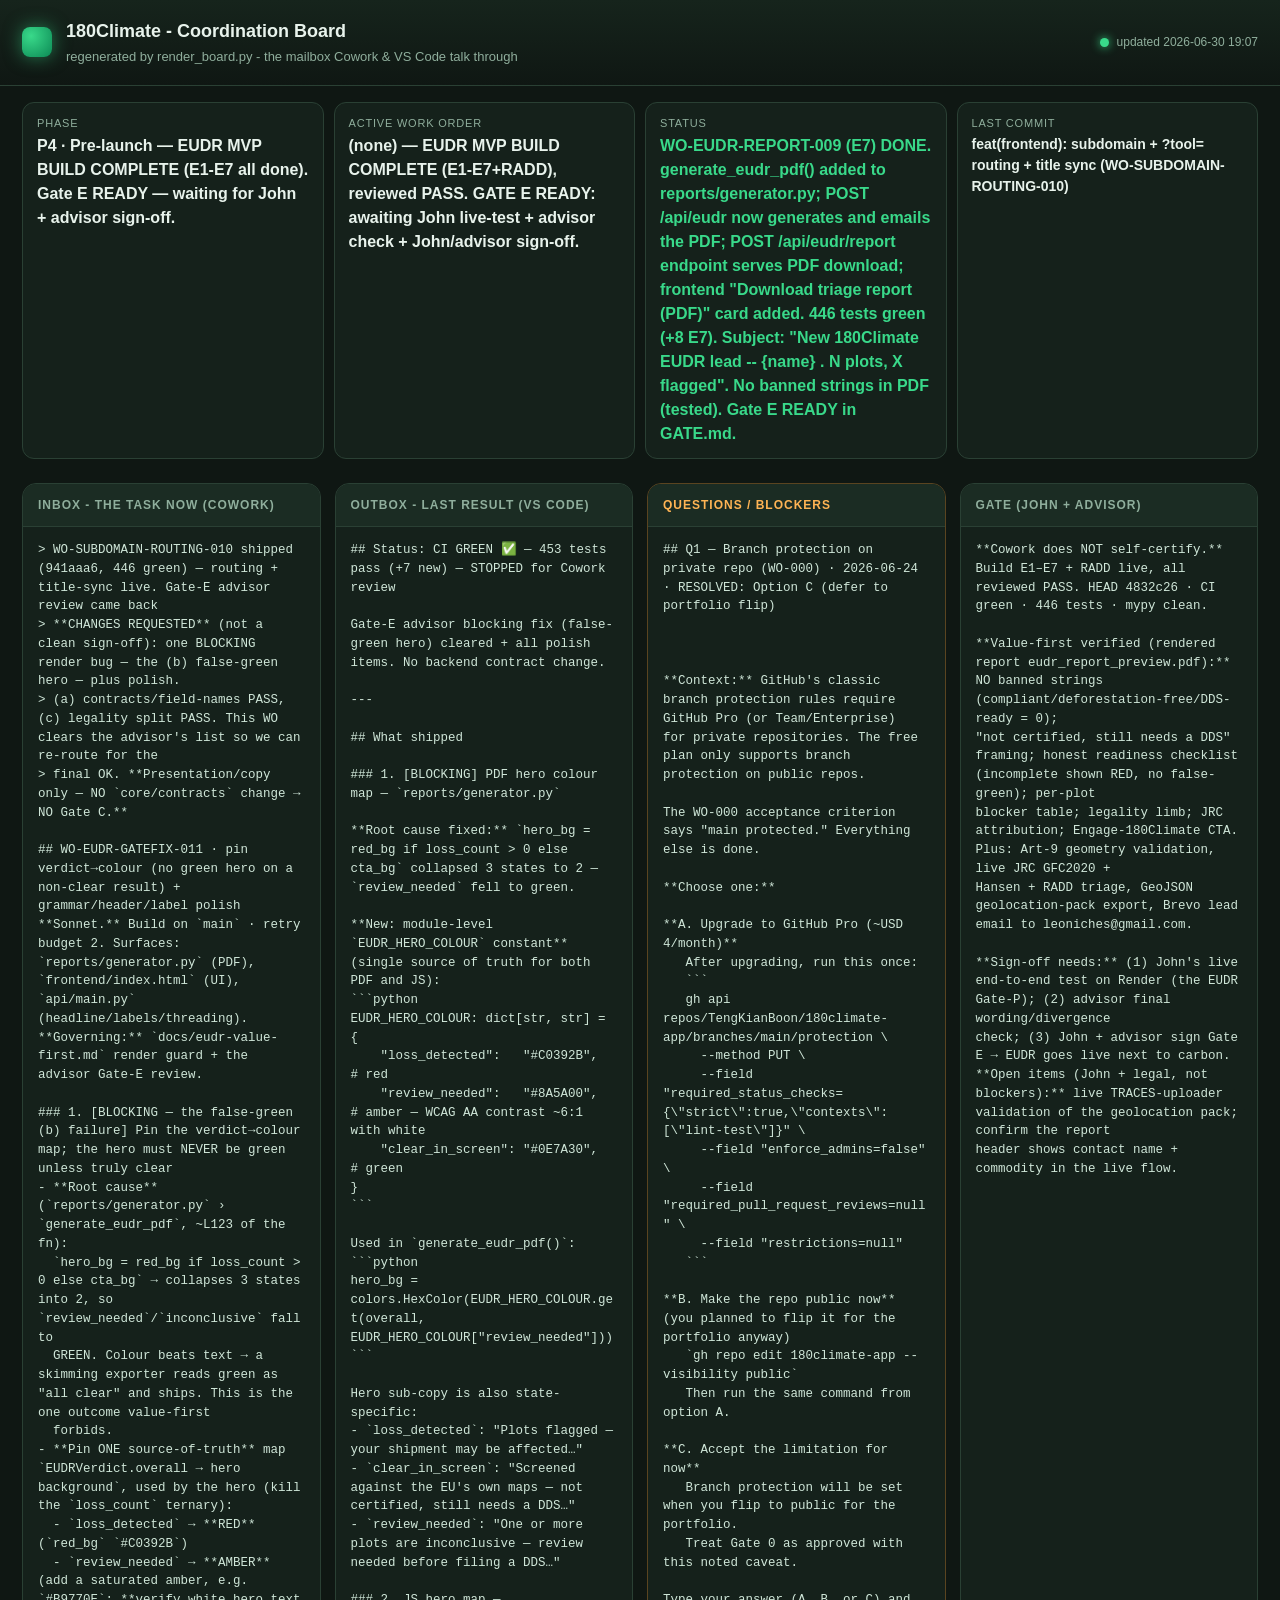
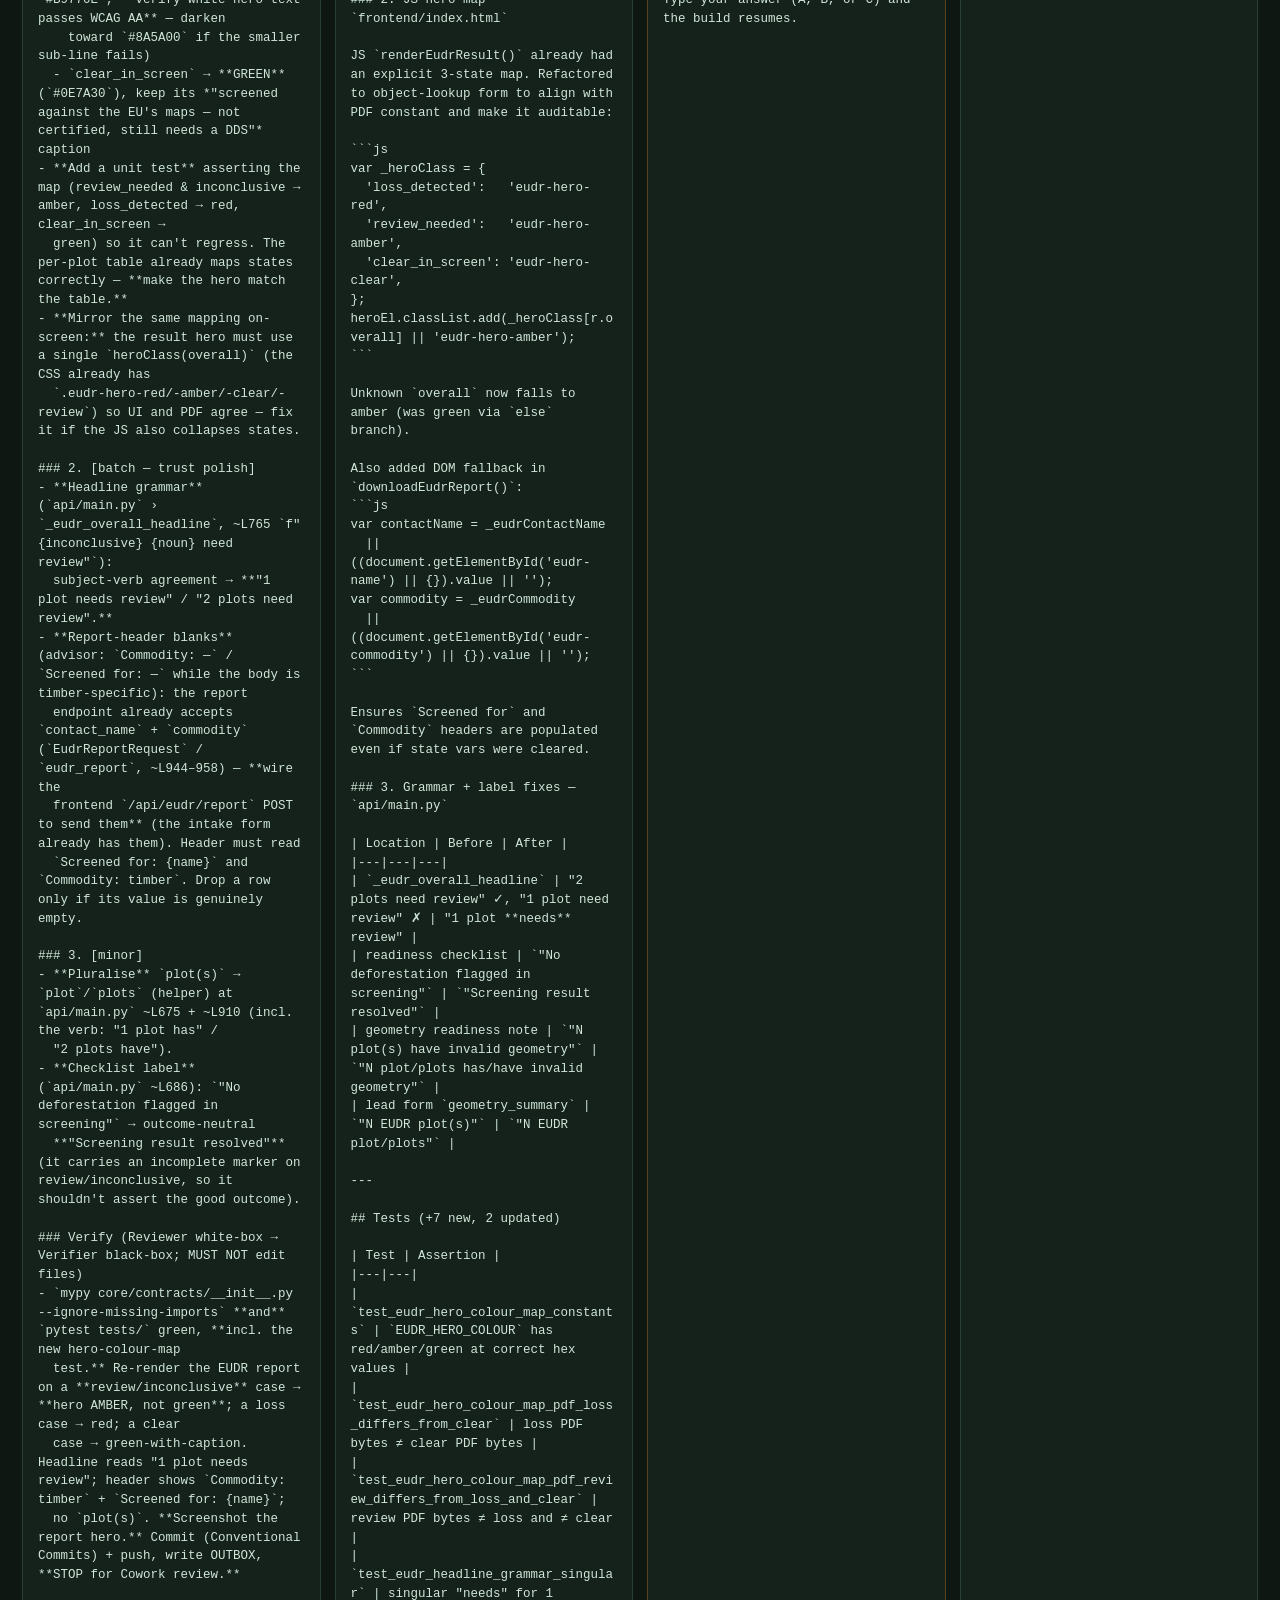
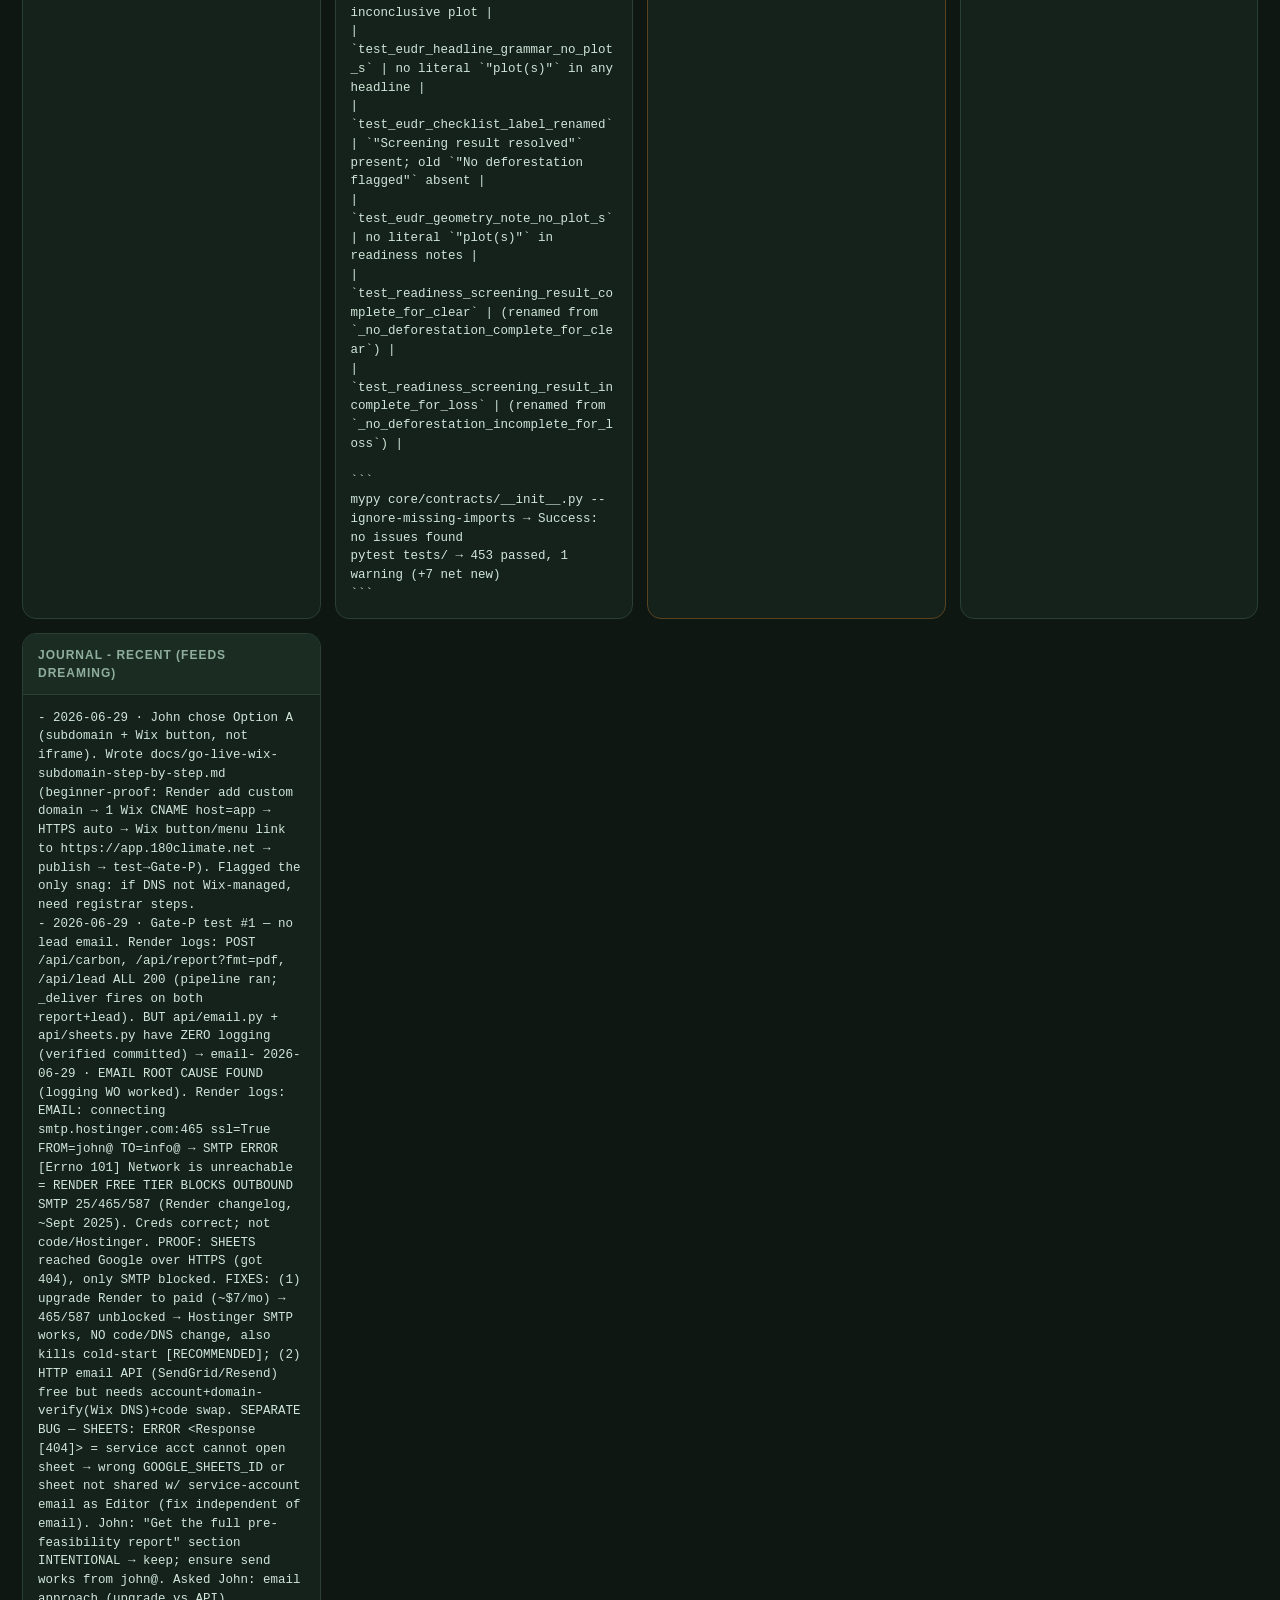
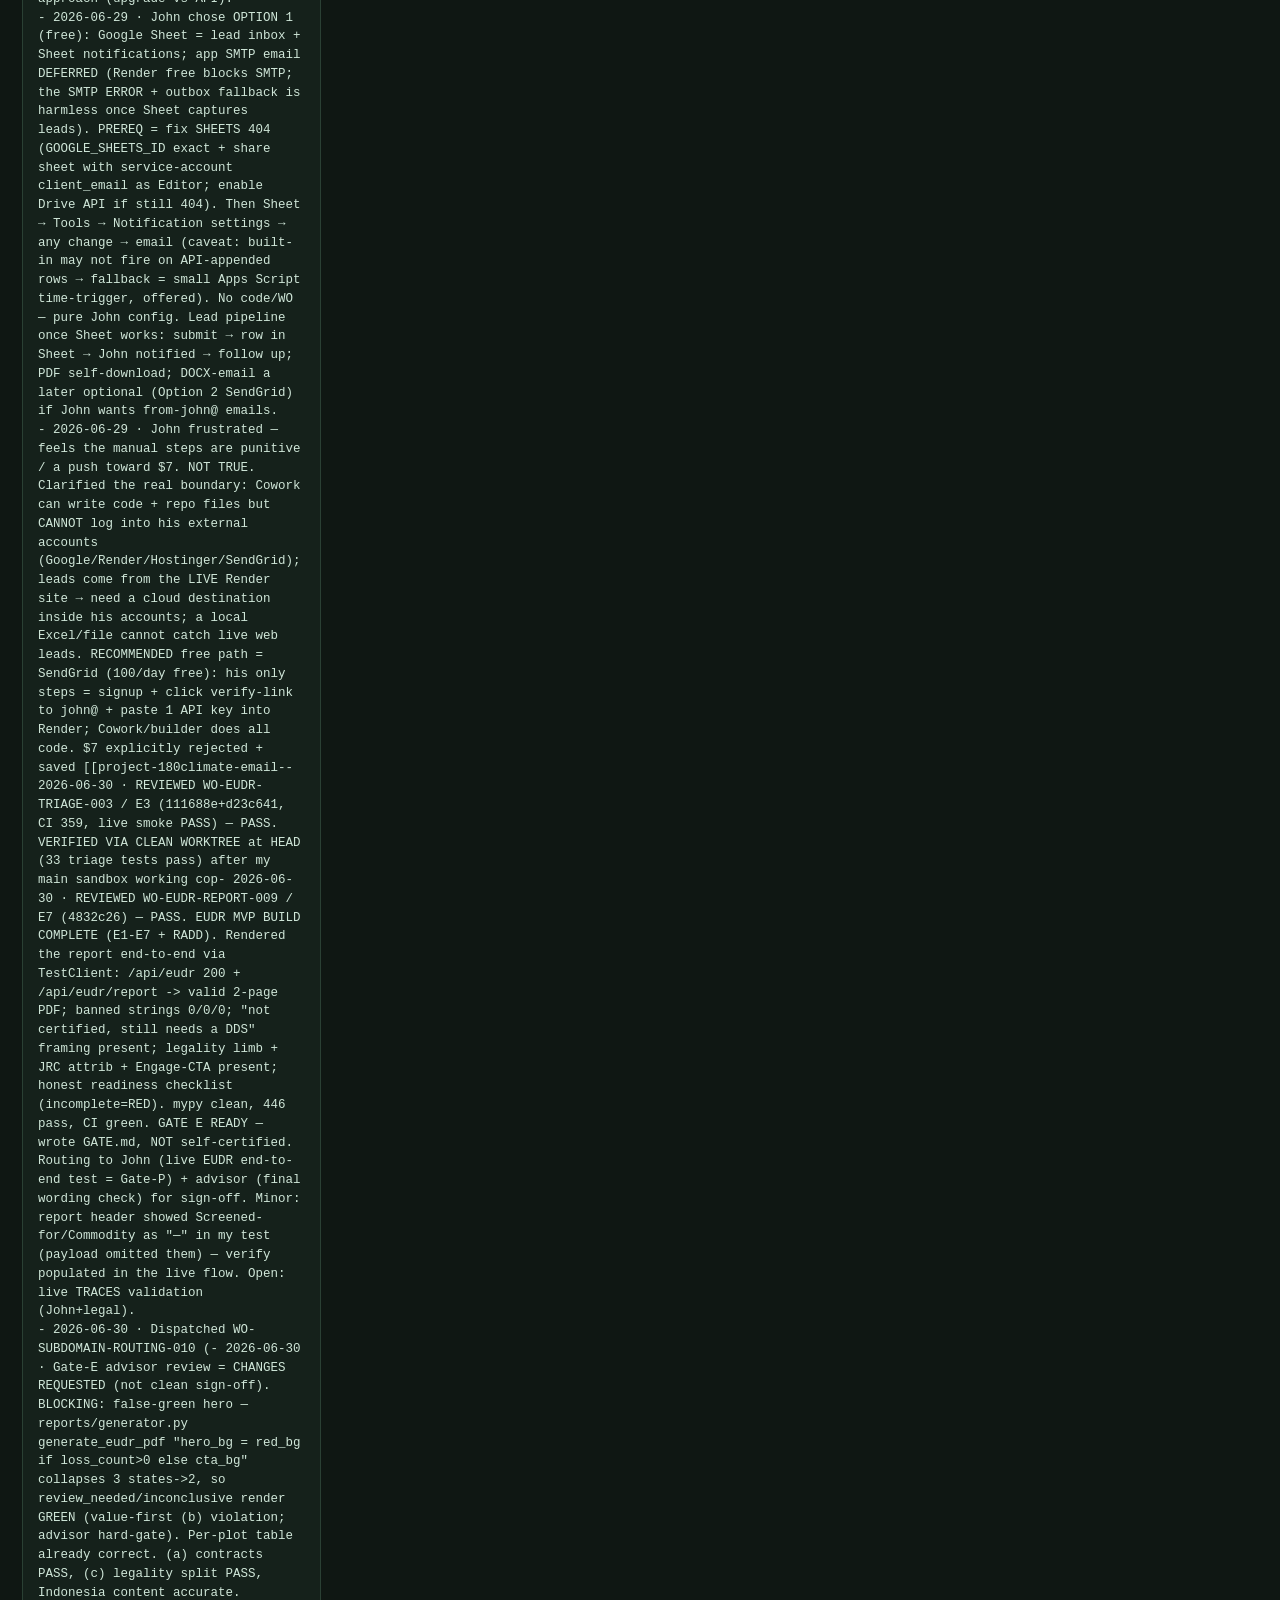
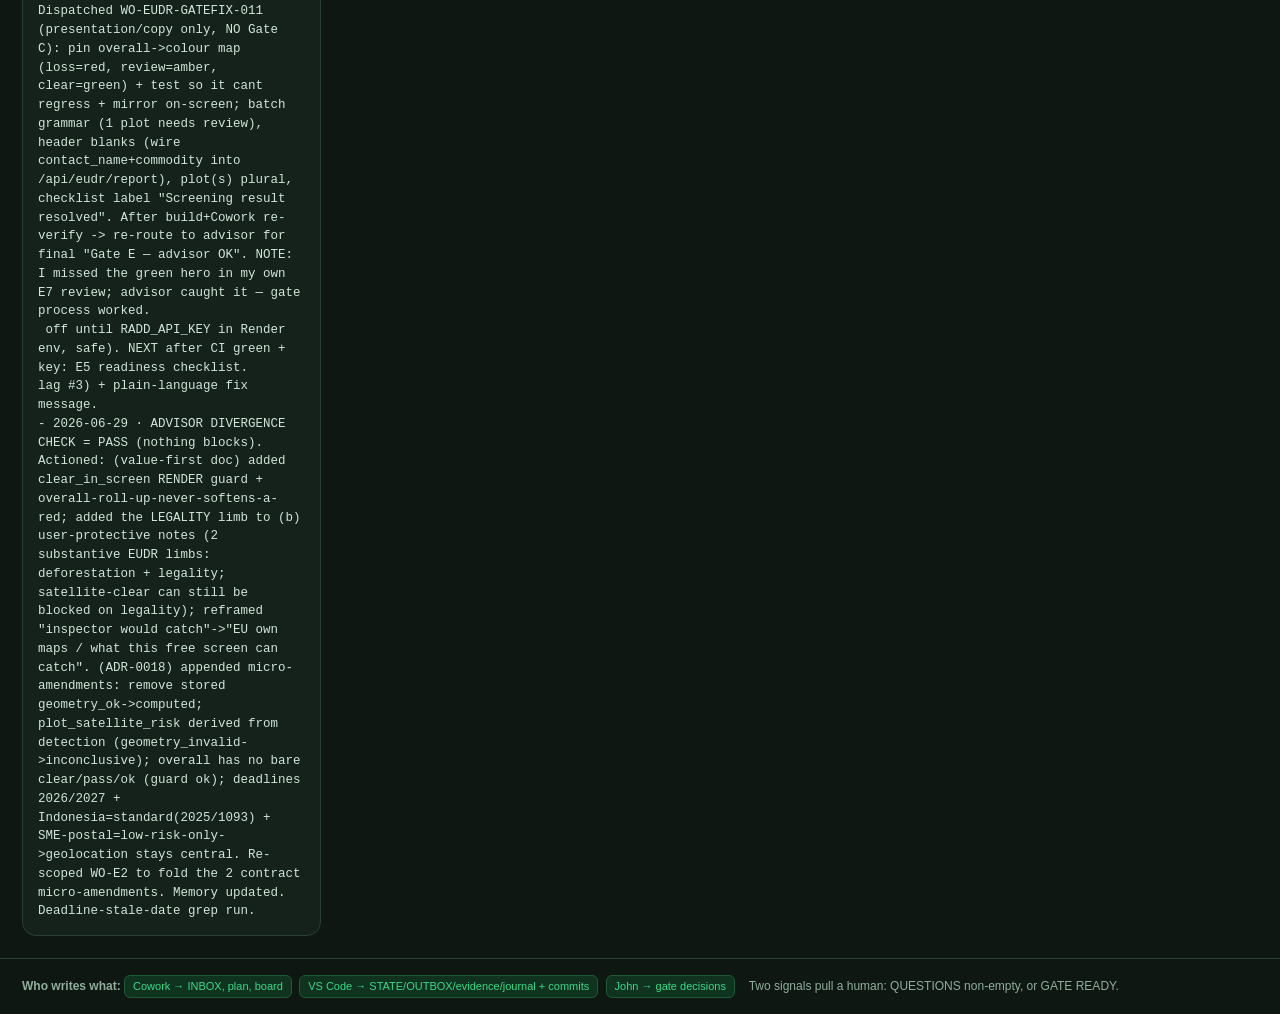
<file: coordination/board.html>
<!doctype html><html lang="en"><head><meta charset="utf-8">
<meta name="viewport" content="width=device-width,initial-scale=1">
<title>180Climate - Coordination Board</title><style>
:root{--bg:#0f1713;--panel:#15211b;--panel2:#1b2c23;--line:#2a4034;--ink:#e8f3ec;
--muted:#8fae9c;--accent:#39d98a;--accent2:#7cc4ff;--ok:#39d98a;--warn:#ffb454;}
*{box-sizing:border-box}body{margin:0;background:var(--bg);color:var(--ink);
font:15px/1.5 -apple-system,Segoe UI,Roboto,Helvetica,Arial,sans-serif}
header{display:flex;align-items:center;gap:14px;padding:18px 22px;border-bottom:1px solid var(--line);
background:linear-gradient(180deg,#16241c,#0f1713)}.logo{width:30px;height:30px;border-radius:8px;
background:radial-gradient(circle at 30% 30%,var(--accent),#0c8a55);box-shadow:0 0 18px rgba(57,217,138,.5)}
h1{font-size:18px;margin:0}h1 small{color:var(--muted);font-weight:400;font-size:13px;display:block;margin-top:2px}
.badge{margin-left:auto;font-size:12px;color:var(--muted);display:flex;align-items:center;gap:8px}
.dot{width:9px;height:9px;border-radius:50%;background:var(--ok);box-shadow:0 0 10px var(--ok)}
.strip{display:flex;flex-wrap:wrap;gap:10px;padding:16px 22px}
.pill{flex:1;min-width:170px;background:var(--panel);border:1px solid var(--line);border-radius:12px;padding:12px 14px}
.pill .k{font-size:11px;text-transform:uppercase;letter-spacing:.8px;color:var(--muted)}
.pill .v{font-size:16px;font-weight:600;margin-top:3px}.pill .v.run{color:var(--accent)}
.grid{display:grid;grid-template-columns:repeat(auto-fit,minmax(290px,1fr));gap:14px;padding:8px 22px 22px}
.card{background:var(--panel);border:1px solid var(--line);border-radius:14px;overflow:hidden}
.card.alert{border-color:#5a4420}.card h2{margin:0;font-size:12px;letter-spacing:1px;text-transform:uppercase;
color:var(--muted);padding:12px 15px;border-bottom:1px solid var(--line);background:var(--panel2)}
.card.alert h2{color:var(--warn)}.body{padding:14px 15px}
pre{white-space:pre-wrap;word-break:break-word;margin:0;font:12.5px/1.5 ui-monospace,Menlo,monospace;color:#cfe6d8}
.empty{color:var(--ok);font-style:italic}footer{padding:14px 22px;color:var(--muted);font-size:12px;border-top:1px solid var(--line)}
.tag{display:inline-block;font-size:11px;padding:2px 8px;border-radius:6px;background:#10331f;color:var(--accent);
border:1px solid #1d5a37;margin:2px 4px 2px 0}</style></head><body>
<header><div class="logo"></div><h1>180Climate - Coordination Board
<small>regenerated by render_board.py - the mailbox Cowork &amp; VS Code talk through</small></h1>
<div class="badge"><span class="dot"></span><span>updated 2026-06-30 19:07</span></div></header>
<div class="strip">
<div class="pill"><div class="k">Phase</div><div class="v">P4 · Pre-launch — EUDR MVP BUILD COMPLETE (E1-E7 all done). Gate E READY — waiting for John + advisor sign-off.</div></div>
<div class="pill"><div class="k">Active Work Order</div><div class="v">(none) — EUDR MVP BUILD COMPLETE (E1-E7+RADD), reviewed PASS. GATE E READY: awaiting John live-test + advisor check + John/advisor sign-off.</div></div>
<div class="pill"><div class="k">Status</div><div class="v run">WO-EUDR-REPORT-009 (E7) DONE. generate_eudr_pdf() added to reports/generator.py; POST /api/eudr now generates and emails the PDF; POST /api/eudr/report endpoint serves PDF download; frontend &quot;Download triage report (PDF)&quot; card added. 446 tests green (+8 E7). Subject: &quot;New 180Climate EUDR lead -- {name} . N plots, X flagged&quot;. No banned strings in PDF (tested). Gate E READY in GATE.md.</div></div>
<div class="pill"><div class="k">Last commit</div><div class="v" style="font-size:14px">feat(frontend): subdomain + ?tool= routing + title sync (WO-SUBDOMAIN-ROUTING-010)</div></div></div>
<div class="grid">
<div class="card"><h2>Inbox - the task now (Cowork)</h2><div class="body"><pre>&gt; WO-SUBDOMAIN-ROUTING-010 shipped (941aaa6, 446 green) — routing + title-sync live. Gate-E advisor review came back
&gt; **CHANGES REQUESTED** (not a clean sign-off): one BLOCKING render bug — the (b) false-green hero — plus polish.
&gt; (a) contracts/field-names PASS, (c) legality split PASS. This WO clears the advisor&#x27;s list so we can re-route for the
&gt; final OK. **Presentation/copy only — NO `core/contracts` change → NO Gate C.**

## WO-EUDR-GATEFIX-011 · pin verdict→colour (no green hero on a non-clear result) + grammar/header/label polish
**Sonnet.** Build on `main` · retry budget 2. Surfaces: `reports/generator.py` (PDF), `frontend/index.html` (UI),
`api/main.py` (headline/labels/threading). **Governing:** `docs/eudr-value-first.md` render guard + the advisor Gate-E review.

### 1. [BLOCKING — the false-green (b) failure] Pin the verdict→colour map; the hero must NEVER be green unless truly clear
- **Root cause** (`reports/generator.py` › `generate_eudr_pdf`, ~L123 of the fn):
  `hero_bg = red_bg if loss_count &gt; 0 else cta_bg` → collapses 3 states into 2, so `review_needed`/`inconclusive` fall to
  GREEN. Colour beats text → a skimming exporter reads green as &quot;all clear&quot; and ships. This is the one outcome value-first
  forbids.
- **Pin ONE source-of-truth** map `EUDRVerdict.overall → hero background`, used by the hero (kill the `loss_count` ternary):
  - `loss_detected` → **RED** (`red_bg` `#C0392B`)
  - `review_needed` → **AMBER** (add a saturated amber, e.g. `#B9770E`; **verify white hero text passes WCAG AA** — darken
    toward `#8A5A00` if the smaller sub-line fails)
  - `clear_in_screen` → **GREEN** (`#0E7A30`), keep its *&quot;screened against the EU&#x27;s maps — not certified, still needs a DDS&quot;* caption
- **Add a unit test** asserting the map (review_needed &amp; inconclusive → amber, loss_detected → red, clear_in_screen →
  green) so it can&#x27;t regress. The per-plot table already maps states correctly — **make the hero match the table.**
- **Mirror the same mapping on-screen:** the result hero must use a single `heroClass(overall)` (the CSS already has
  `.eudr-hero-red/-amber/-clear/-review`) so UI and PDF agree — fix it if the JS also collapses states.

### 2. [batch — trust polish]
- **Headline grammar** (`api/main.py` › `_eudr_overall_headline`, ~L765 `f&quot;{inconclusive} {noun} need review&quot;`):
  subject-verb agreement → **&quot;1 plot needs review&quot; / &quot;2 plots need review&quot;.**
- **Report-header blanks** (advisor: `Commodity: —` / `Screened for: —` while the body is timber-specific): the report
  endpoint already accepts `contact_name` + `commodity` (`EudrReportRequest` / `eudr_report`, ~L944–958) — **wire the
  frontend `/api/eudr/report` POST to send them** (the intake form already has them). Header must read
  `Screened for: {name}` and `Commodity: timber`. Drop a row only if its value is genuinely empty.

### 3. [minor]
- **Pluralise** `plot(s)` → `plot`/`plots` (helper) at `api/main.py` ~L675 + ~L910 (incl. the verb: &quot;1 plot has&quot; /
  &quot;2 plots have&quot;).
- **Checklist label** (`api/main.py` ~L686): `&quot;No deforestation flagged in screening&quot;` → outcome-neutral
  **&quot;Screening result resolved&quot;** (it carries an incomplete marker on review/inconclusive, so it shouldn&#x27;t assert the good outcome).

### Verify (Reviewer white-box → Verifier black-box; MUST NOT edit files)
- `mypy core/contracts/__init__.py --ignore-missing-imports` **and** `pytest tests/` green, **incl. the new hero-colour-map
  test.** Re-render the EUDR report on a **review/inconclusive** case → **hero AMBER, not green**; a loss case → red; a clear
  case → green-with-caption. Headline reads &quot;1 plot needs review&quot;; header shows `Commodity: timber` + `Screened for: {name}`;
  no `plot(s)`. **Screenshot the report hero.** Commit (Conventional Commits) + push, write OUTBOX, **STOP for Cowork review.**</pre></div></div>
<div class="card"><h2>Outbox - last result (VS Code)</h2><div class="body"><pre>## Status: CI GREEN ✅ — 453 tests pass (+7 new) — STOPPED for Cowork review

Gate-E advisor blocking fix (false-green hero) cleared + all polish items. No backend contract change.

---

## What shipped

### 1. [BLOCKING] PDF hero colour map — `reports/generator.py`

**Root cause fixed:** `hero_bg = red_bg if loss_count &gt; 0 else cta_bg` collapsed 3 states to 2 — `review_needed` fell to green.

**New: module-level `EUDR_HERO_COLOUR` constant** (single source of truth for both PDF and JS):
```python
EUDR_HERO_COLOUR: dict[str, str] = {
    &quot;loss_detected&quot;:   &quot;#C0392B&quot;,  # red
    &quot;review_needed&quot;:   &quot;#8A5A00&quot;,  # amber — WCAG AA contrast ~6:1 with white
    &quot;clear_in_screen&quot;: &quot;#0E7A30&quot;,  # green
}
```

Used in `generate_eudr_pdf()`:
```python
hero_bg = colors.HexColor(EUDR_HERO_COLOUR.get(overall, EUDR_HERO_COLOUR[&quot;review_needed&quot;]))
```

Hero sub-copy is also state-specific:
- `loss_detected`: &quot;Plots flagged — your shipment may be affected…&quot;
- `clear_in_screen`: &quot;Screened against the EU&#x27;s own maps — not certified, still needs a DDS…&quot;
- `review_needed`: &quot;One or more plots are inconclusive — review needed before filing a DDS…&quot;

### 2. JS hero map — `frontend/index.html`

JS `renderEudrResult()` already had an explicit 3-state map. Refactored to object-lookup form to align with PDF constant and make it auditable:

```js
var _heroClass = {
  &#x27;loss_detected&#x27;:   &#x27;eudr-hero-red&#x27;,
  &#x27;review_needed&#x27;:   &#x27;eudr-hero-amber&#x27;,
  &#x27;clear_in_screen&#x27;: &#x27;eudr-hero-clear&#x27;,
};
heroEl.classList.add(_heroClass[r.overall] || &#x27;eudr-hero-amber&#x27;);
```

Unknown `overall` now falls to amber (was green via `else` branch).

Also added DOM fallback in `downloadEudrReport()`:
```js
var contactName = _eudrContactName
  || ((document.getElementById(&#x27;eudr-name&#x27;) || {}).value || &#x27;&#x27;);
var commodity = _eudrCommodity
  || ((document.getElementById(&#x27;eudr-commodity&#x27;) || {}).value || &#x27;&#x27;);
```

Ensures `Screened for` and `Commodity` headers are populated even if state vars were cleared.

### 3. Grammar + label fixes — `api/main.py`

| Location | Before | After |
|---|---|---|
| `_eudr_overall_headline` | &quot;2 plots need review&quot; ✓, &quot;1 plot need review&quot; ✗ | &quot;1 plot **needs** review&quot; |
| readiness checklist | `&quot;No deforestation flagged in screening&quot;` | `&quot;Screening result resolved&quot;` |
| geometry readiness note | `&quot;N plot(s) have invalid geometry&quot;` | `&quot;N plot/plots has/have invalid geometry&quot;` |
| lead form `geometry_summary` | `&quot;N EUDR plot(s)&quot;` | `&quot;N EUDR plot/plots&quot;` |

---

## Tests (+7 new, 2 updated)

| Test | Assertion |
|---|---|
| `test_eudr_hero_colour_map_constants` | `EUDR_HERO_COLOUR` has red/amber/green at correct hex values |
| `test_eudr_hero_colour_map_pdf_loss_differs_from_clear` | loss PDF bytes ≠ clear PDF bytes |
| `test_eudr_hero_colour_map_pdf_review_differs_from_loss_and_clear` | review PDF bytes ≠ loss and ≠ clear |
| `test_eudr_headline_grammar_singular` | singular &quot;needs&quot; for 1 inconclusive plot |
| `test_eudr_headline_grammar_no_plot_s` | no literal `&quot;plot(s)&quot;` in any headline |
| `test_eudr_checklist_label_renamed` | `&quot;Screening result resolved&quot;` present; old `&quot;No deforestation flagged&quot;` absent |
| `test_eudr_geometry_note_no_plot_s` | no literal `&quot;plot(s)&quot;` in readiness notes |
| `test_readiness_screening_result_complete_for_clear` | (renamed from `_no_deforestation_complete_for_clear`) |
| `test_readiness_screening_result_incomplete_for_loss` | (renamed from `_no_deforestation_incomplete_for_loss`) |

```
mypy core/contracts/__init__.py --ignore-missing-imports → Success: no issues found
pytest tests/ → 453 passed, 1 warning (+7 net new)
```</pre></div></div>
<div class="card alert"><h2>Questions / blockers</h2><div class="body"><pre>## Q1 — Branch protection on private repo (WO-000) · 2026-06-24 · RESOLVED: Option C (defer to portfolio flip)



**Context:** GitHub&#x27;s classic branch protection rules require GitHub Pro (or Team/Enterprise)
for private repositories. The free plan only supports branch protection on public repos.

The WO-000 acceptance criterion says &quot;main protected.&quot; Everything else is done.

**Choose one:**

**A. Upgrade to GitHub Pro (~USD 4/month)**
   After upgrading, run this once:
   ```
   gh api repos/TengKianBoon/180climate-app/branches/main/protection \
     --method PUT \
     --field &quot;required_status_checks={\&quot;strict\&quot;:true,\&quot;contexts\&quot;:[\&quot;lint-test\&quot;]}&quot; \
     --field &quot;enforce_admins=false&quot; \
     --field &quot;required_pull_request_reviews=null&quot; \
     --field &quot;restrictions=null&quot;
   ```

**B. Make the repo public now** (you planned to flip it for the portfolio anyway)
   `gh repo edit 180climate-app --visibility public`
   Then run the same command from option A.

**C. Accept the limitation for now**
   Branch protection will be set when you flip to public for the portfolio.
   Treat Gate 0 as approved with this noted caveat.

Type your answer (A, B, or C) and the build resumes.</pre></div></div>
<div class="card"><h2>Gate (John + advisor)</h2><div class="body"><pre>**Cowork does NOT self-certify.** Build E1–E7 + RADD live, all reviewed PASS. HEAD 4832c26 · CI green · 446 tests · mypy clean.

**Value-first verified (rendered report eudr_report_preview.pdf):** NO banned strings (compliant/deforestation-free/DDS-ready = 0);
&quot;not certified, still needs a DDS&quot; framing; honest readiness checklist (incomplete shown RED, no false-green); per-plot
blocker table; legality limb; JRC attribution; Engage-180Climate CTA. Plus: Art-9 geometry validation, live JRC GFC2020 +
Hansen + RADD triage, GeoJSON geolocation-pack export, Brevo lead email to leoniches@gmail.com.

**Sign-off needs:** (1) John&#x27;s live end-to-end test on Render (the EUDR Gate-P); (2) advisor final wording/divergence
check; (3) John + advisor sign Gate E → EUDR goes live next to carbon.
**Open items (John + legal, not blockers):** live TRACES-uploader validation of the geolocation pack; confirm the report
header shows contact name + commodity in the live flow.</pre></div></div>
<div class="card"><h2>Journal - recent (feeds Dreaming)</h2><div class="body"><pre>- 2026-06-29 · John chose Option A (subdomain + Wix button, not iframe). Wrote docs/go-live-wix-subdomain-step-by-step.md (beginner-proof: Render add custom domain → 1 Wix CNAME host=app → HTTPS auto → Wix button/menu link to https://app.180climate.net → publish → test→Gate-P). Flagged the only snag: if DNS not Wix-managed, need registrar steps.
- 2026-06-29 · Gate-P test #1 — no lead email. Render logs: POST /api/carbon, /api/report?fmt=pdf, /api/lead ALL 200 (pipeline ran; _deliver fires on both report+lead). BUT api/email.py + api/sheets.py have ZERO logging (verified committed) → email- 2026-06-29 · EMAIL ROOT CAUSE FOUND (logging WO worked). Render logs: EMAIL: connecting smtp.hostinger.com:465 ssl=True FROM=john@ TO=info@ → SMTP ERROR [Errno 101] Network is unreachable = RENDER FREE TIER BLOCKS OUTBOUND SMTP 25/465/587 (Render changelog, ~Sept 2025). Creds correct; not code/Hostinger. PROOF: SHEETS reached Google over HTTPS (got 404), only SMTP blocked. FIXES: (1) upgrade Render to paid (~$7/mo) → 465/587 unblocked → Hostinger SMTP works, NO code/DNS change, also kills cold-start [RECOMMENDED]; (2) HTTP email API (SendGrid/Resend) free but needs account+domain-verify(Wix DNS)+code swap. SEPARATE BUG — SHEETS: ERROR &lt;Response [404]&gt; = service acct cannot open sheet → wrong GOOGLE_SHEETS_ID or sheet not shared w/ service-account email as Editor (fix independent of email). John: &quot;Get the full pre-feasibility report&quot; section INTENTIONAL → keep; ensure send works from john@. Asked John: email approach (upgrade vs API).
- 2026-06-29 · John chose OPTION 1 (free): Google Sheet = lead inbox + Sheet notifications; app SMTP email DEFERRED (Render free blocks SMTP; the SMTP ERROR + outbox fallback is harmless once Sheet captures leads). PREREQ = fix SHEETS 404 (GOOGLE_SHEETS_ID exact + share sheet with service-account client_email as Editor; enable Drive API if still 404). Then Sheet → Tools → Notification settings → any change → email (caveat: built-in may not fire on API-appended rows → fallback = small Apps Script time-trigger, offered). No code/WO — pure John config. Lead pipeline once Sheet works: submit → row in Sheet → John notified → follow up; PDF self-download; DOCX-email a later optional (Option 2 SendGrid) if John wants from-john@ emails.
- 2026-06-29 · John frustrated — feels the manual steps are punitive / a push toward $7. NOT TRUE. Clarified the real boundary: Cowork can write code + repo files but CANNOT log into his external accounts (Google/Render/Hostinger/SendGrid); leads come from the LIVE Render site → need a cloud destination inside his accounts; a local Excel/file cannot catch live web leads. RECOMMENDED free path = SendGrid (100/day free): his only steps = signup + click verify-link to john@ + paste 1 API key into Render; Cowork/builder does all code. $7 explicitly rejected + saved [[project-180climate-email-- 2026-06-30 · REVIEWED WO-EUDR-TRIAGE-003 / E3 (111688e+d23c641, CI 359, live smoke PASS) — PASS. VERIFIED VIA CLEAN WORKTREE at HEAD (33 triage tests pass) after my main sandbox working cop- 2026-06-30 · REVIEWED WO-EUDR-REPORT-009 / E7 (4832c26) — PASS. EUDR MVP BUILD COMPLETE (E1-E7 + RADD). Rendered the report end-to-end via TestClient: /api/eudr 200 + /api/eudr/report -&gt; valid 2-page PDF; banned strings 0/0/0; &quot;not certified, still needs a DDS&quot; framing present; legality limb + JRC attrib + Engage-CTA present; honest readiness checklist (incomplete=RED). mypy clean, 446 pass, CI green. GATE E READY — wrote GATE.md, NOT self-certified. Routing to John (live EUDR end-to-end test = Gate-P) + advisor (final wording check) for sign-off. Minor: report header showed Screened-for/Commodity as &quot;—&quot; in my test (payload omitted them) — verify populated in the live flow. Open: live TRACES validation (John+legal).
- 2026-06-30 · Dispatched WO-SUBDOMAIN-ROUTING-010 (- 2026-06-30 · Gate-E advisor review = CHANGES REQUESTED (not clean sign-off). BLOCKING: false-green hero — reports/generator.py generate_eudr_pdf &quot;hero_bg = red_bg if loss_count&gt;0 else cta_bg&quot; collapses 3 states-&gt;2, so review_needed/inconclusive render GREEN (value-first (b) violation; advisor hard-gate). Per-plot table already correct. (a) contracts PASS, (c) legality split PASS, Indonesia content accurate. Dispatched WO-EUDR-GATEFIX-011 (presentation/copy only, NO Gate C): pin overall-&gt;colour map (loss=red, review=amber, clear=green) + test so it cant regress + mirror on-screen; batch grammar (1 plot needs review), header blanks (wire contact_name+commodity into /api/eudr/report), plot(s) plural, checklist label &quot;Screening result resolved&quot;. After build+Cowork re-verify -&gt; re-route to advisor for final &quot;Gate E — advisor OK&quot;. NOTE: I missed the green hero in my own E7 review; advisor caught it — gate process worked.
 off until RADD_API_KEY in Render env, safe). NEXT after CI green + key: E5 readiness checklist.
lag #3) + plain-language fix message.
- 2026-06-29 · ADVISOR DIVERGENCE CHECK = PASS (nothing blocks). Actioned: (value-first doc) added clear_in_screen RENDER guard + overall-roll-up-never-softens-a-red; added the LEGALITY limb to (b) user-protective notes (2 substantive EUDR limbs: deforestation + legality; satellite-clear can still be blocked on legality); reframed &quot;inspector would catch&quot;-&gt;&quot;EU own maps / what this free screen can catch&quot;. (ADR-0018) appended micro-amendments: remove stored geometry_ok-&gt;computed; plot_satellite_risk derived from detection (geometry_invalid-&gt;inconclusive); overall has no bare clear/pass/ok (guard ok); deadlines 2026/2027 + Indonesia=standard(2025/1093) + SME-postal=low-risk-only-&gt;geolocation stays central. Re-scoped WO-E2 to fold the 2 contract micro-amendments. Memory updated. Deadline-stale-date grep run.</pre></div></div></div>
<footer><b>Who writes what:</b>
<span class="tag">Cowork &rarr; INBOX, plan, board</span>
<span class="tag">VS Code &rarr; STATE/OUTBOX/evidence/journal + commits</span>
<span class="tag">John &rarr; gate decisions</span>
&nbsp; Two signals pull a human: QUESTIONS non-empty, or GATE READY.</footer></body></html>
</file>
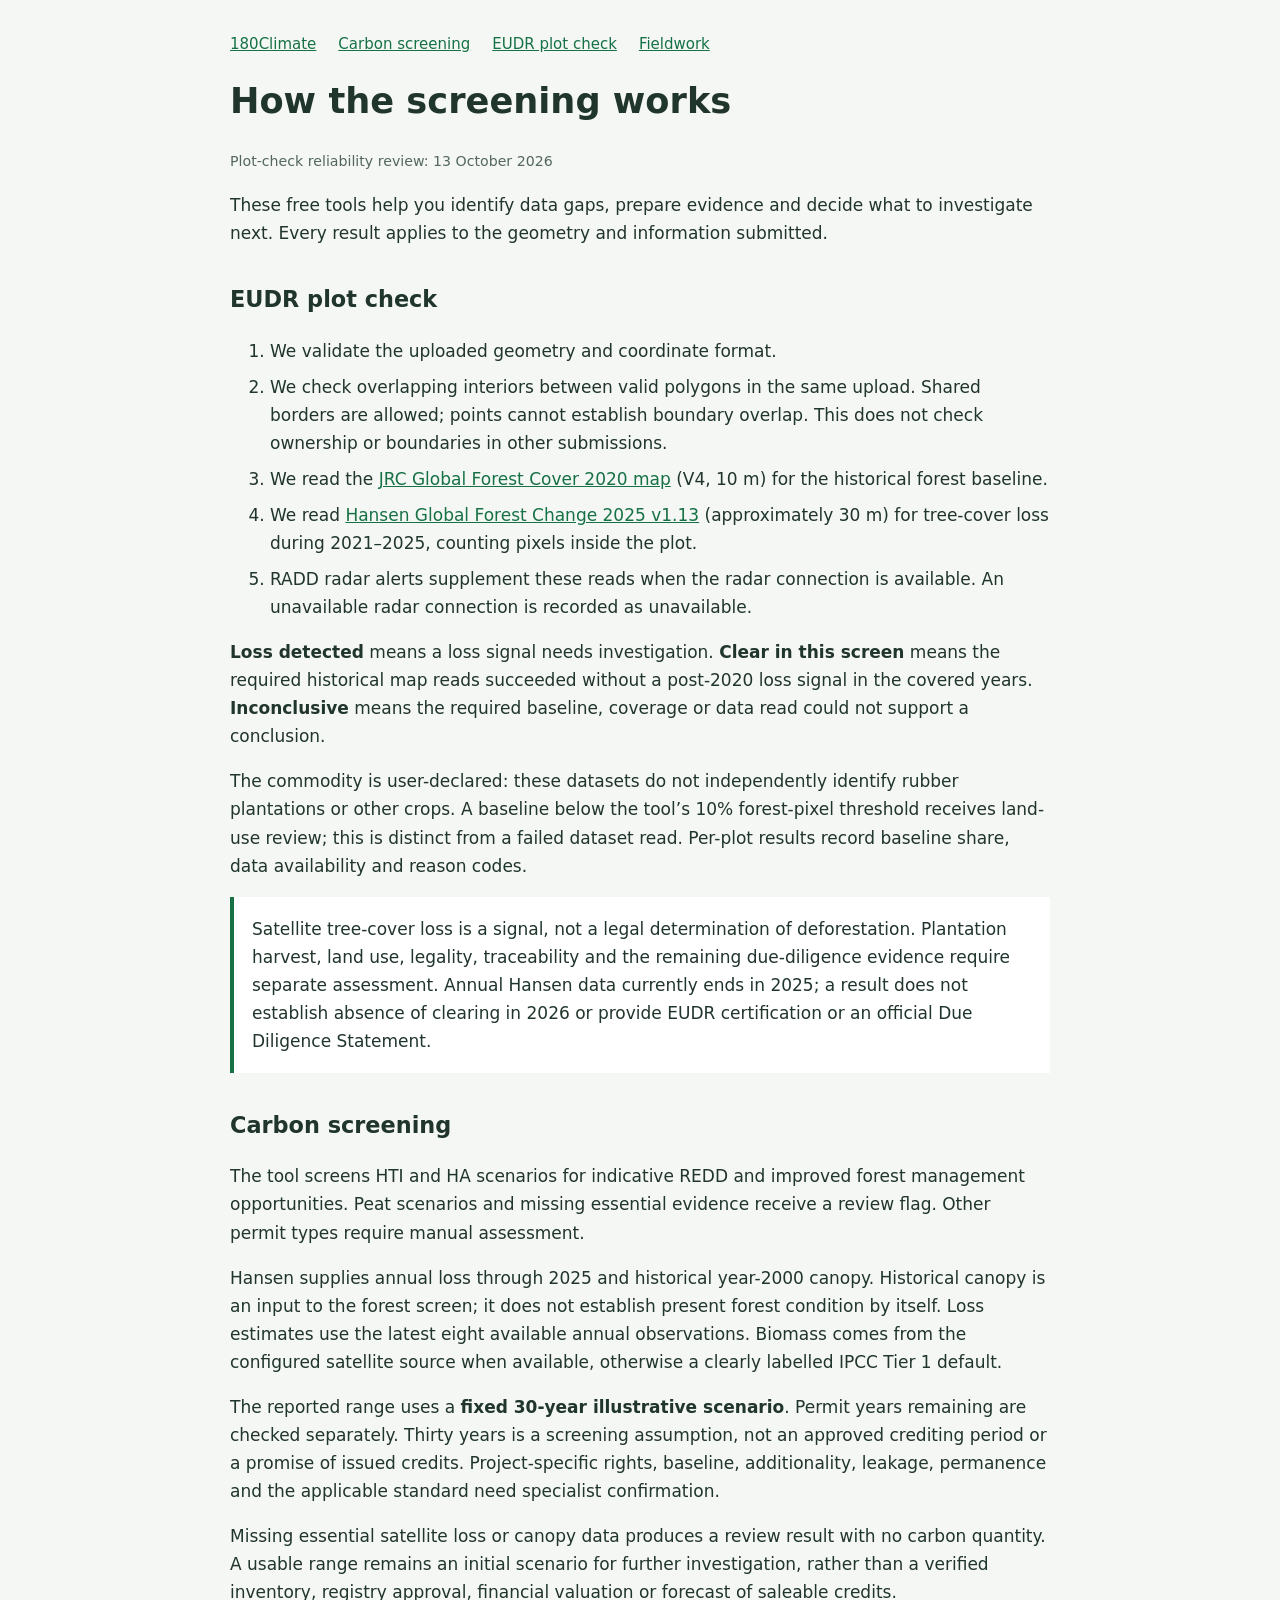
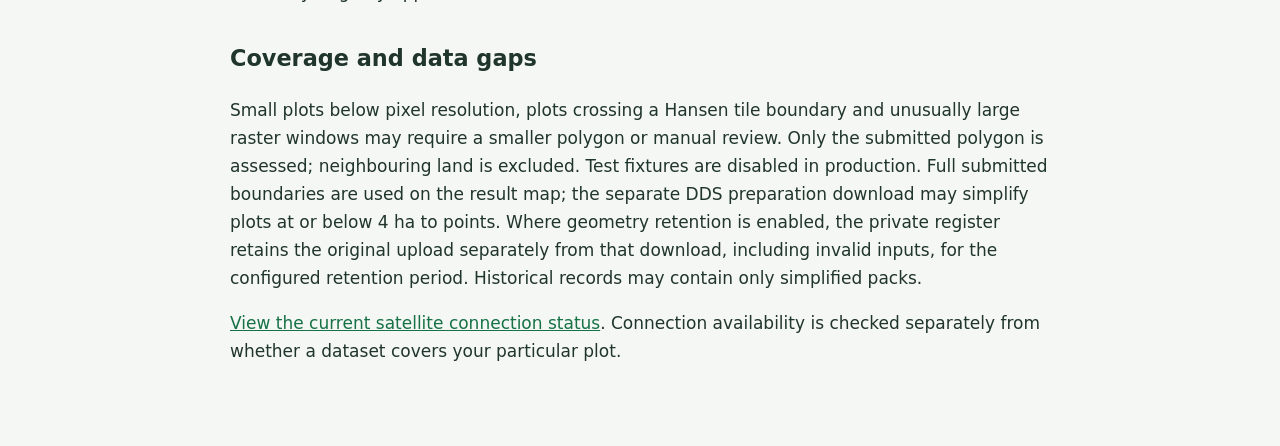
<file: frontend/methodology.html>
<!doctype html>
<html lang="en"><head><meta charset="utf-8"><meta name="viewport" content="width=device-width,initial-scale=1"><title>How the screening works — 180Climate</title>
<style>body{margin:0;background:#f5f7f5;color:#20352b;font:17px/1.65 system-ui,sans-serif}main{max-width:820px;margin:auto;padding:32px 24px 64px}a{color:#167145}h1{font-size:2.2rem;line-height:1.2}h2{font-size:1.4rem;margin-top:34px}.note{padding:18px;background:#fff;border-left:4px solid #167145}li{margin:8px 0}nav{display:flex;gap:22px;flex-wrap:wrap;font-size:15px}small{color:#53675d}</style></head>
<body><main><nav><a href="https://180climate.net/">180Climate</a><a href="https://carbon.180climate.net/">Carbon screening</a><a href="https://eudr.180climate.net/">EUDR plot check</a><a href="/fieldwork">Fieldwork</a></nav>
<h1>How the screening works</h1><small>Plot-check reliability review: 13 October 2026</small>
<p>These free tools help you identify data gaps, prepare evidence and decide what to investigate next. Every result applies to the geometry and information submitted.</p>
<h2>EUDR plot check</h2><ol><li>We validate the uploaded geometry and coordinate format.</li><li>We check overlapping interiors between valid polygons in the same upload. Shared borders are allowed; points cannot establish boundary overlap. This does not check ownership or boundaries in other submissions.</li><li>We read the <a href="https://jeodpp.jrc.ec.europa.eu/ftp/jrc-opendata/FOREST/GFC2020/LATEST/">JRC Global Forest Cover 2020 map</a> (V4, 10 m) for the historical forest baseline.</li><li>We read <a href="https://storage.googleapis.com/earthenginepartners-hansen/GFC-2025-v1.13/download.html">Hansen Global Forest Change 2025 v1.13</a> (approximately 30 m) for tree-cover loss during 2021–2025, counting pixels inside the plot.</li><li>RADD radar alerts supplement these reads when the radar connection is available. An unavailable radar connection is recorded as unavailable.</li></ol>
<p><strong>Loss detected</strong> means a loss signal needs investigation. <strong>Clear in this screen</strong> means the required historical map reads succeeded without a post-2020 loss signal in the covered years. <strong>Inconclusive</strong> means the required baseline, coverage or data read could not support a conclusion.</p>
<p>The commodity is user-declared: these datasets do not independently identify rubber plantations or other crops. A baseline below the tool’s 10% forest-pixel threshold receives land-use review; this is distinct from a failed dataset read. Per-plot results record baseline share, data availability and reason codes.</p>
<p class="note">Satellite tree-cover loss is a signal, not a legal determination of deforestation. Plantation harvest, land use, legality, traceability and the remaining due-diligence evidence require separate assessment. Annual Hansen data currently ends in 2025; a result does not establish absence of clearing in 2026 or provide EUDR certification or an official Due Diligence Statement.</p>
<h2>Carbon screening</h2><p>The tool screens HTI and HA scenarios for indicative REDD and improved forest management opportunities. Peat scenarios and missing essential evidence receive a review flag. Other permit types require manual assessment.</p>
<p>Hansen supplies annual loss through 2025 and historical year-2000 canopy. Historical canopy is an input to the forest screen; it does not establish present forest condition by itself. Loss estimates use the latest eight available annual observations. Biomass comes from the configured satellite source when available, otherwise a clearly labelled IPCC Tier 1 default.</p>
<p>The reported range uses a <strong>fixed 30-year illustrative scenario</strong>. Permit years remaining are checked separately. Thirty years is a screening assumption, not an approved crediting period or a promise of issued credits. Project-specific rights, baseline, additionality, leakage, permanence and the applicable standard need specialist confirmation.</p>
<p>Missing essential satellite loss or canopy data produces a review result with no carbon quantity. A usable range remains an initial scenario for further investigation, rather than a verified inventory, registry approval, financial valuation or forecast of saleable credits.</p>
<h2>Coverage and data gaps</h2><p>Small plots below pixel resolution, plots crossing a Hansen tile boundary and unusually large raster windows may require a smaller polygon or manual review. Only the submitted polygon is assessed; neighbouring land is excluded. Test fixtures are disabled in production. Full submitted boundaries are used on the result map; the separate DDS preparation download may simplify plots at or below 4 ha to points. Where geometry retention is enabled, the private register retains the original upload separately from that download, including invalid inputs, for the configured retention period. Historical records may contain only simplified packs.</p>
<p><a href="/health/data">View the current satellite connection status</a>. Connection availability is checked separately from whether a dataset covers your particular plot.</p>
</main></body></html>
</file>
